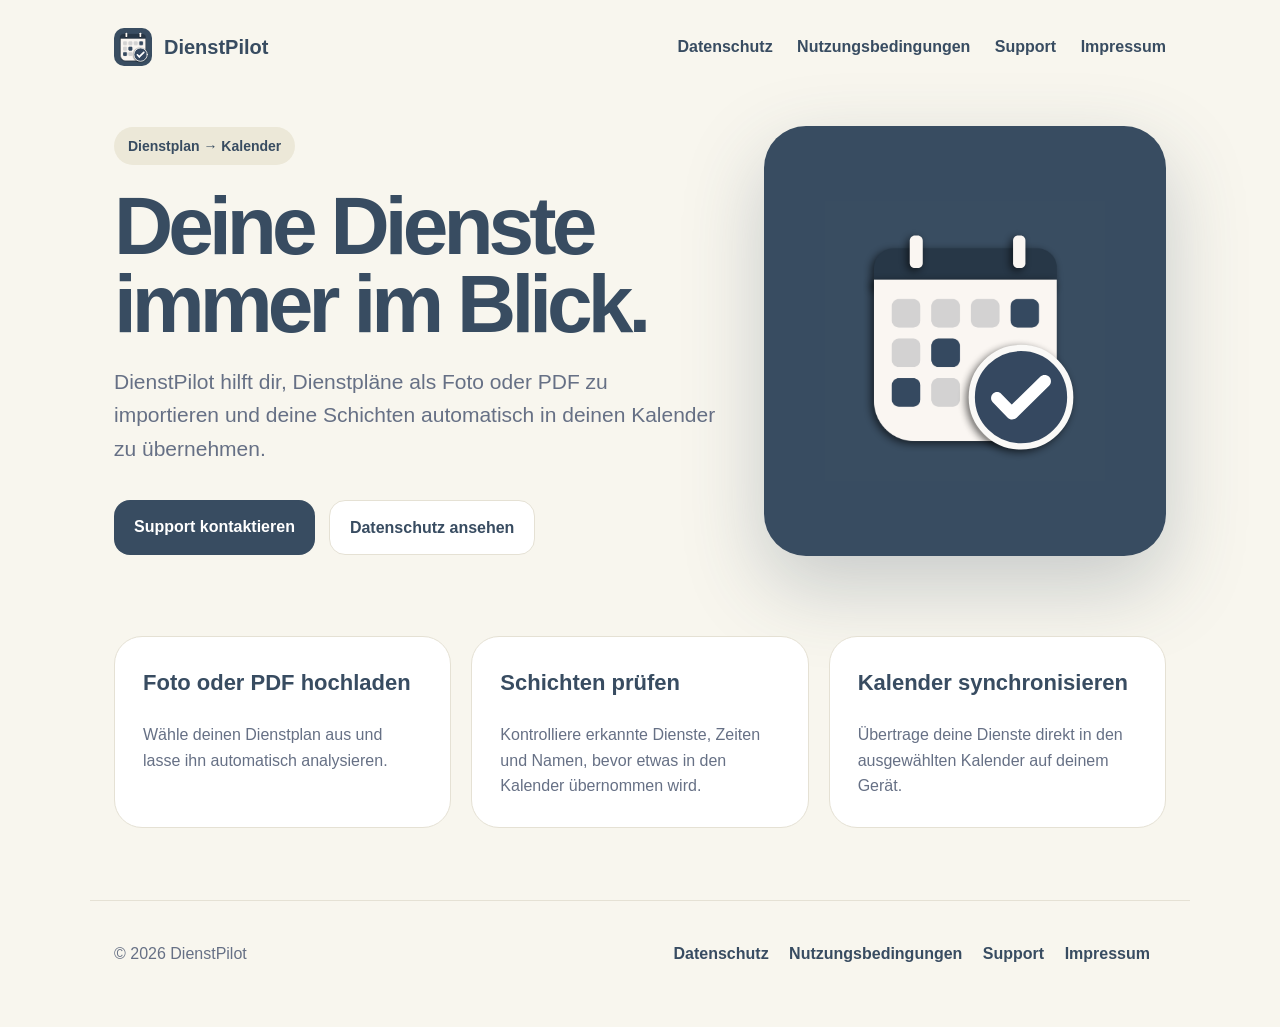
<file: index.html>
<!doctype html>
<html lang="de">
<head>
  <meta charset="utf-8">
  <meta name="viewport" content="width=device-width, initial-scale=1">
  <title>DienstPilot – Dienstplan automatisch in den Kalender</title>
  <meta name="description" content="DienstPilot erkennt deinen Dienstplan und überträgt deine Schichten automatisch in deinen Kalender.">
  <link rel="stylesheet" href="style.css">
  <link rel="icon" href="assets/dienstplan_icon.svg" type="image/svg+xml">
</head>
<body>
  <header class="site-header">
    <a class="brand" href="index.html"><img src="assets/dienstplan_icon.svg" alt="DienstPilot Logo">DienstPilot</a>
    <nav>
      <a href="privacy.html">Datenschutz</a>
      <a href="terms.html">Nutzungsbedingungen</a>
      <a href="support.html">Support</a>
      <a href="imprint.html">Impressum</a>
    </nav>
  </header>

  <main>
    <section class="hero">
      <div>
        <span class="badge">Dienstplan → Kalender</span>
        <h1>Deine Dienste immer im Blick.</h1>
        <p class="lead">DienstPilot hilft dir, Dienstpläne als Foto oder PDF zu importieren und deine Schichten automatisch in deinen Kalender zu übernehmen.</p>
        <div class="cta-row">
          <a class="button primary" href="support.html">Support kontaktieren</a>
          <a class="button secondary" href="privacy.html">Datenschutz ansehen</a>
        </div>
      </div>
      <div class="hero-card">
        <img src="assets/dienstplan_icon.svg" alt="DienstPilot App Icon">
      </div>
    </section>

    <section class="section">
      <div class="grid">
        <div class="card">
          <h3>Foto oder PDF hochladen</h3>
          <p>Wähle deinen Dienstplan aus und lasse ihn automatisch analysieren.</p>
        </div>
        <div class="card">
          <h3>Schichten prüfen</h3>
          <p>Kontrolliere erkannte Dienste, Zeiten und Namen, bevor etwas in den Kalender übernommen wird.</p>
        </div>
        <div class="card">
          <h3>Kalender synchronisieren</h3>
          <p>Übertrage deine Dienste direkt in den ausgewählten Kalender auf deinem Gerät.</p>
        </div>
      </div>
    </section>
  </main>

  <footer class="footer">
    <div>© 2026 DienstPilot</div>
    <div>
      <a href="privacy.html">Datenschutz</a>
      <a href="terms.html">Nutzungsbedingungen</a>
      <a href="support.html">Support</a>
      <a href="imprint.html">Impressum</a>
    </div>
  </footer>
</body>
</html>
</file>
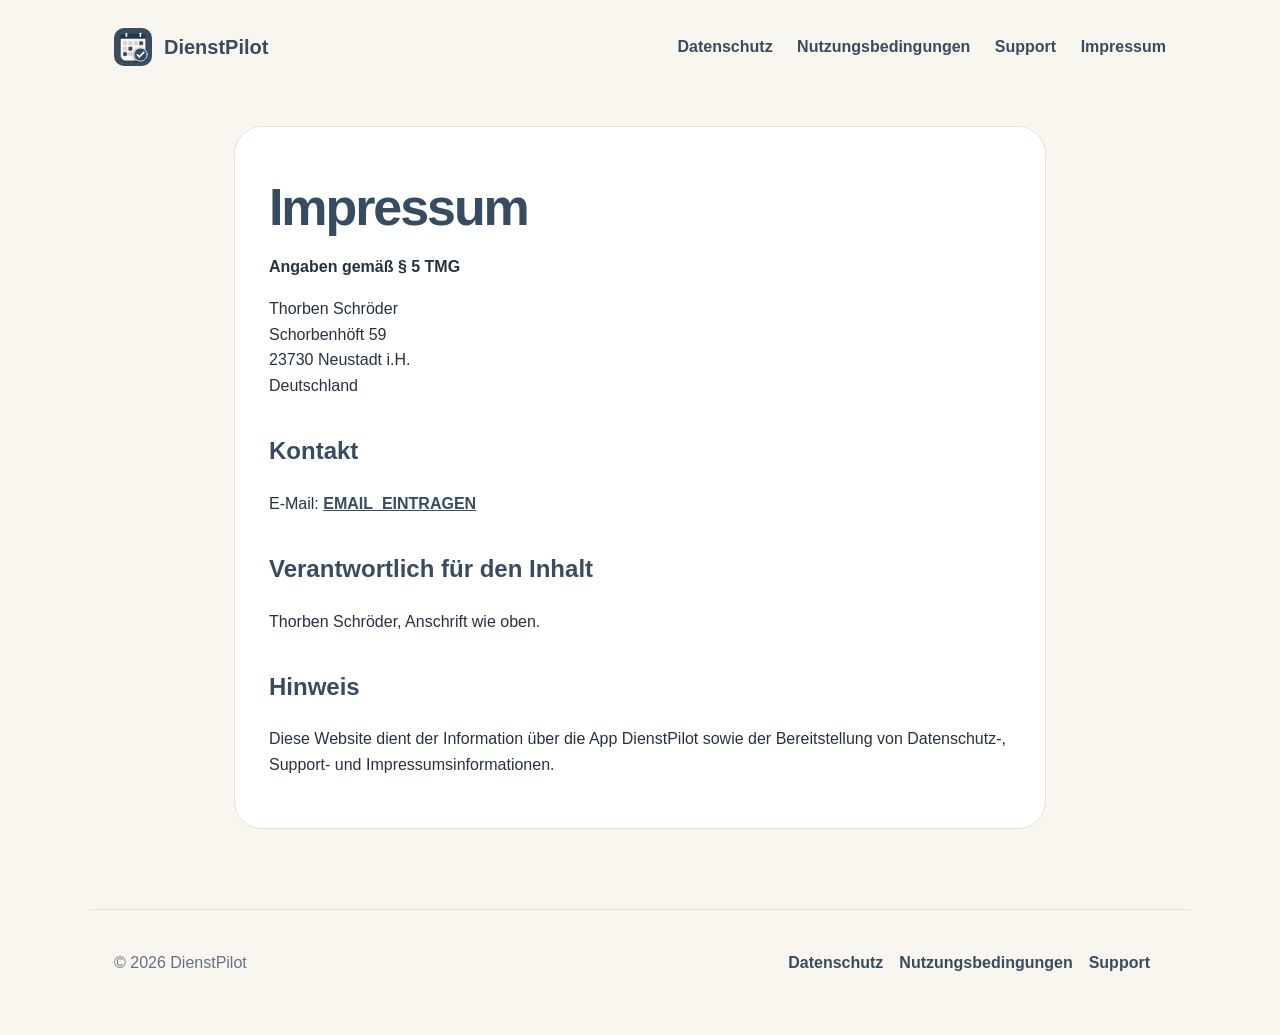
<file: imprint.html>
<!doctype html>
<html lang="de">
<head>
  <meta charset="utf-8">
  <meta name="viewport" content="width=device-width, initial-scale=1">
  <title>Impressum – DienstPilot</title>
  <link rel="stylesheet" href="style.css">
  <link rel="icon" href="assets/logo.svg" type="image/svg+xml">
</head>
<body>
  <header class="site-header">
    <a class="brand" href="index.html"><img src="assets/dienstplan_icon.svg" alt="DienstPilot Logo">DienstPilot</a>
    <nav>
      <a href="privacy.html">Datenschutz</a>
      <a href="terms.html">Nutzungsbedingungen</a>
      <a href="support.html">Support</a>
      <a href="imprint.html">Impressum</a>
    </nav>
  </header>

  <main class="legal-page">
    <div class="legal-box">
      <h1>Impressum</h1>
      <p><strong>Angaben gemäß § 5 TMG</strong></p>
      <p>
        Thorben Schröder<br>
        Schorbenhöft 59<br>
        23730 Neustadt i.H.<br>
        Deutschland
      </p>
      <h2>Kontakt</h2>
      <p>E-Mail: <a href="mailto:EMAIL_EINTRAGEN">EMAIL_EINTRAGEN</a></p>
      <h2>Verantwortlich für den Inhalt</h2>
      <p>Thorben Schröder, Anschrift wie oben.</p>
      <h2>Hinweis</h2>
      <p>Diese Website dient der Information über die App DienstPilot sowie der Bereitstellung von Datenschutz-, Support- und Impressumsinformationen.</p>
    </div>
  </main>

  <footer class="footer">
    <div>© 2026 DienstPilot</div>
    <div><a href="privacy.html">Datenschutz</a><a href="terms.html">Nutzungsbedingungen</a><a href="support.html">Support</a></div>
  </footer>
</body>
</html>
</file>
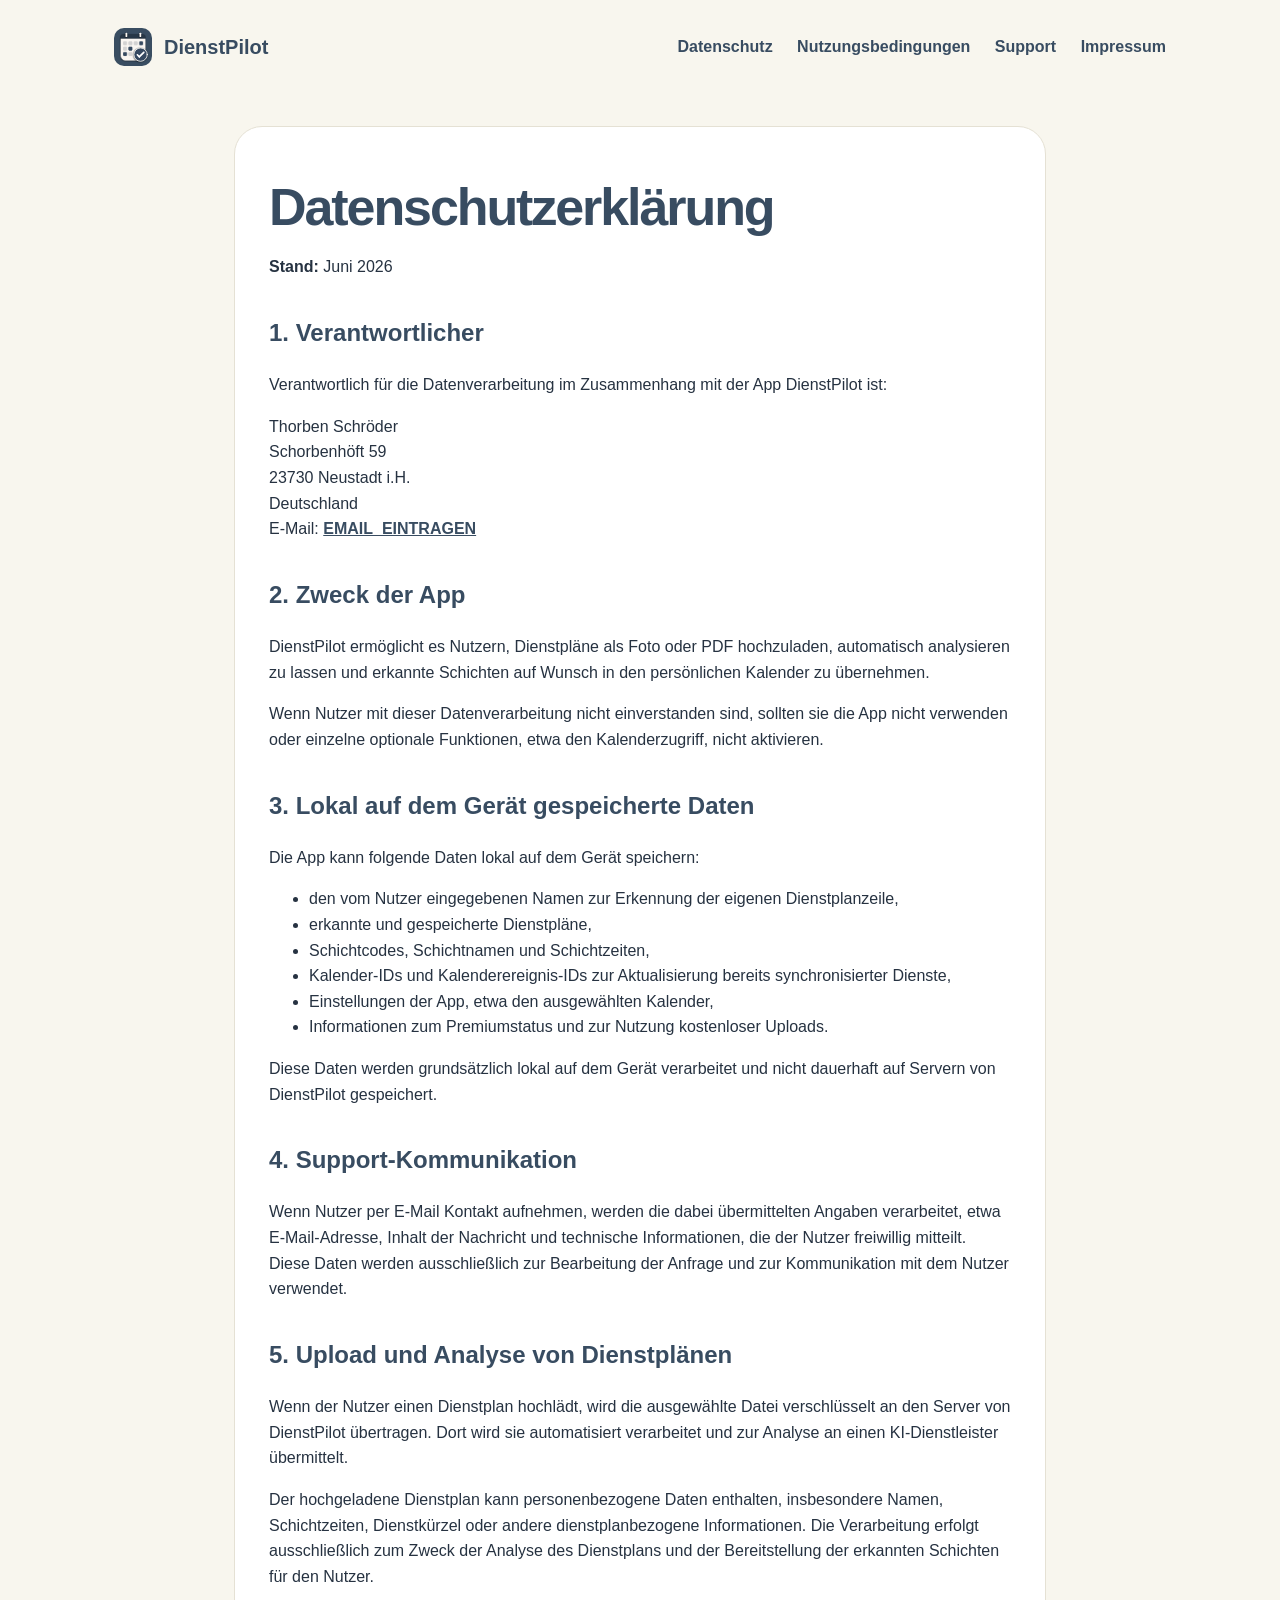
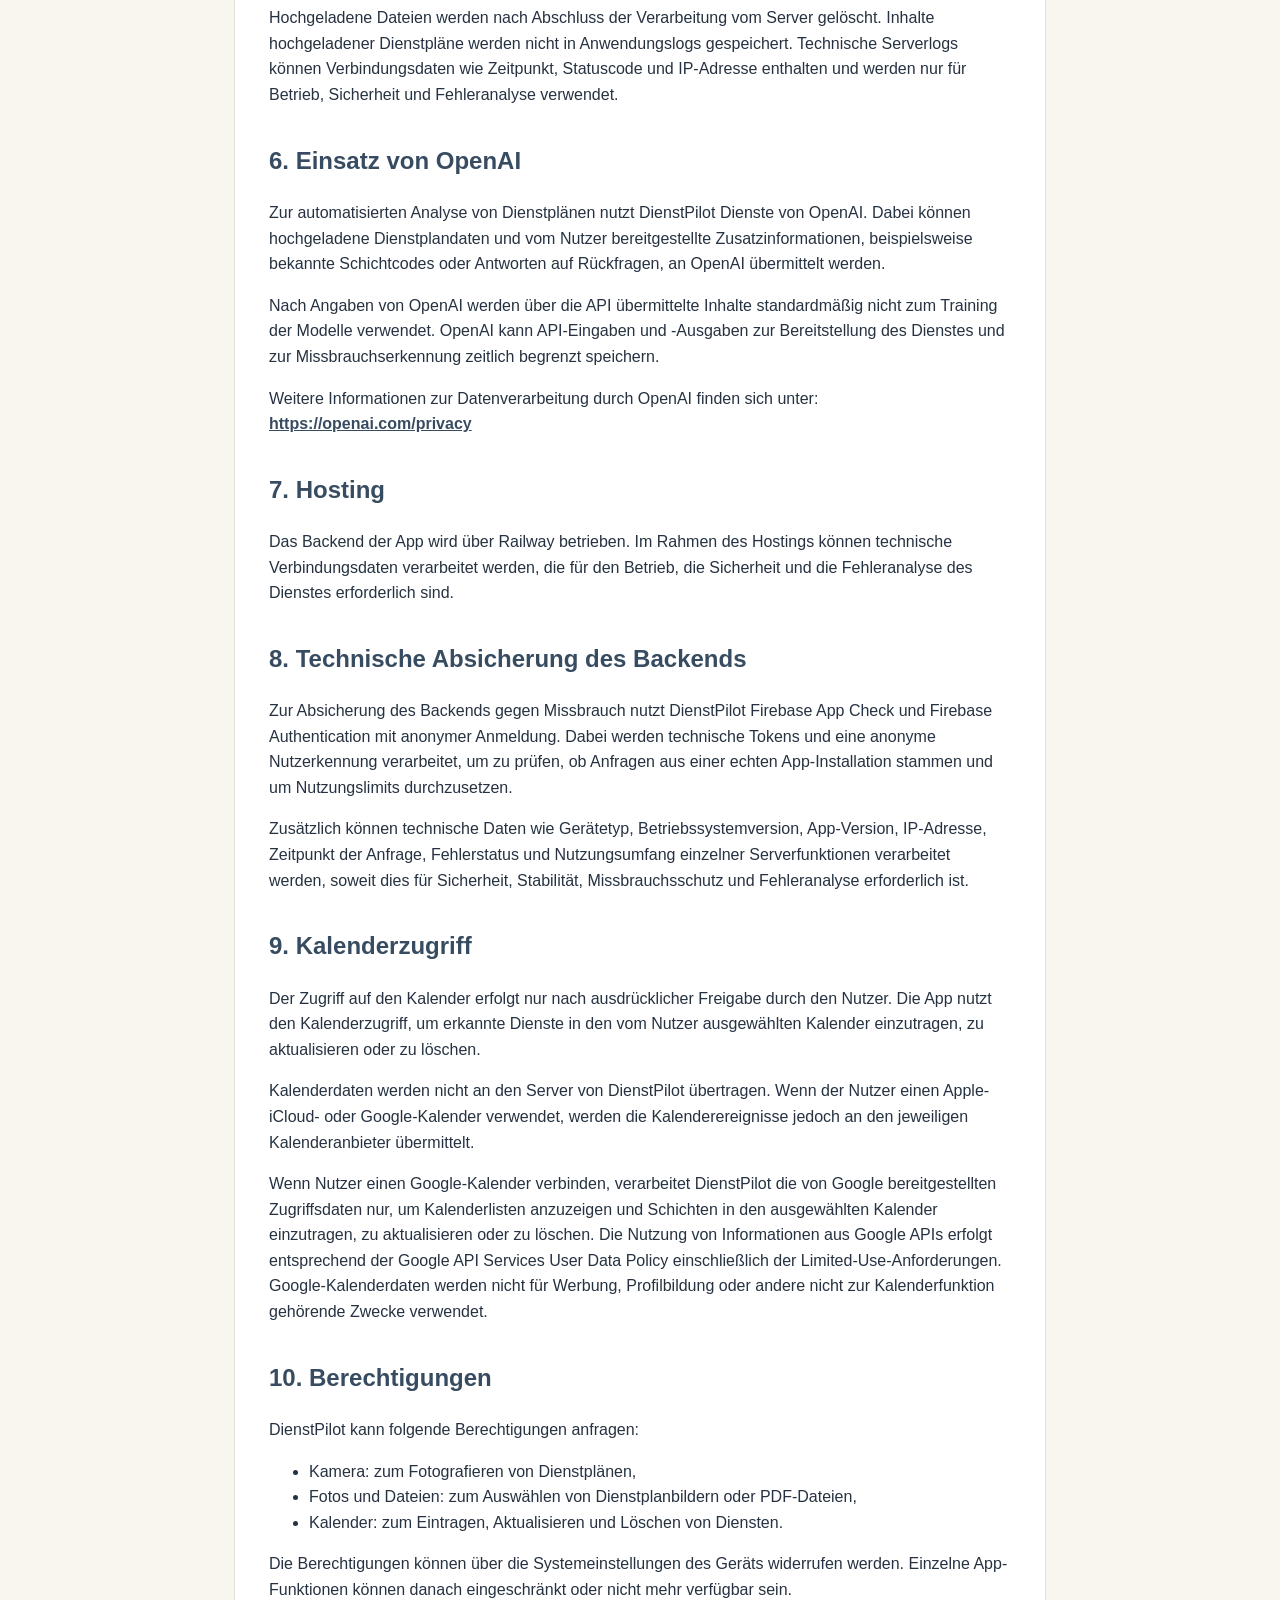
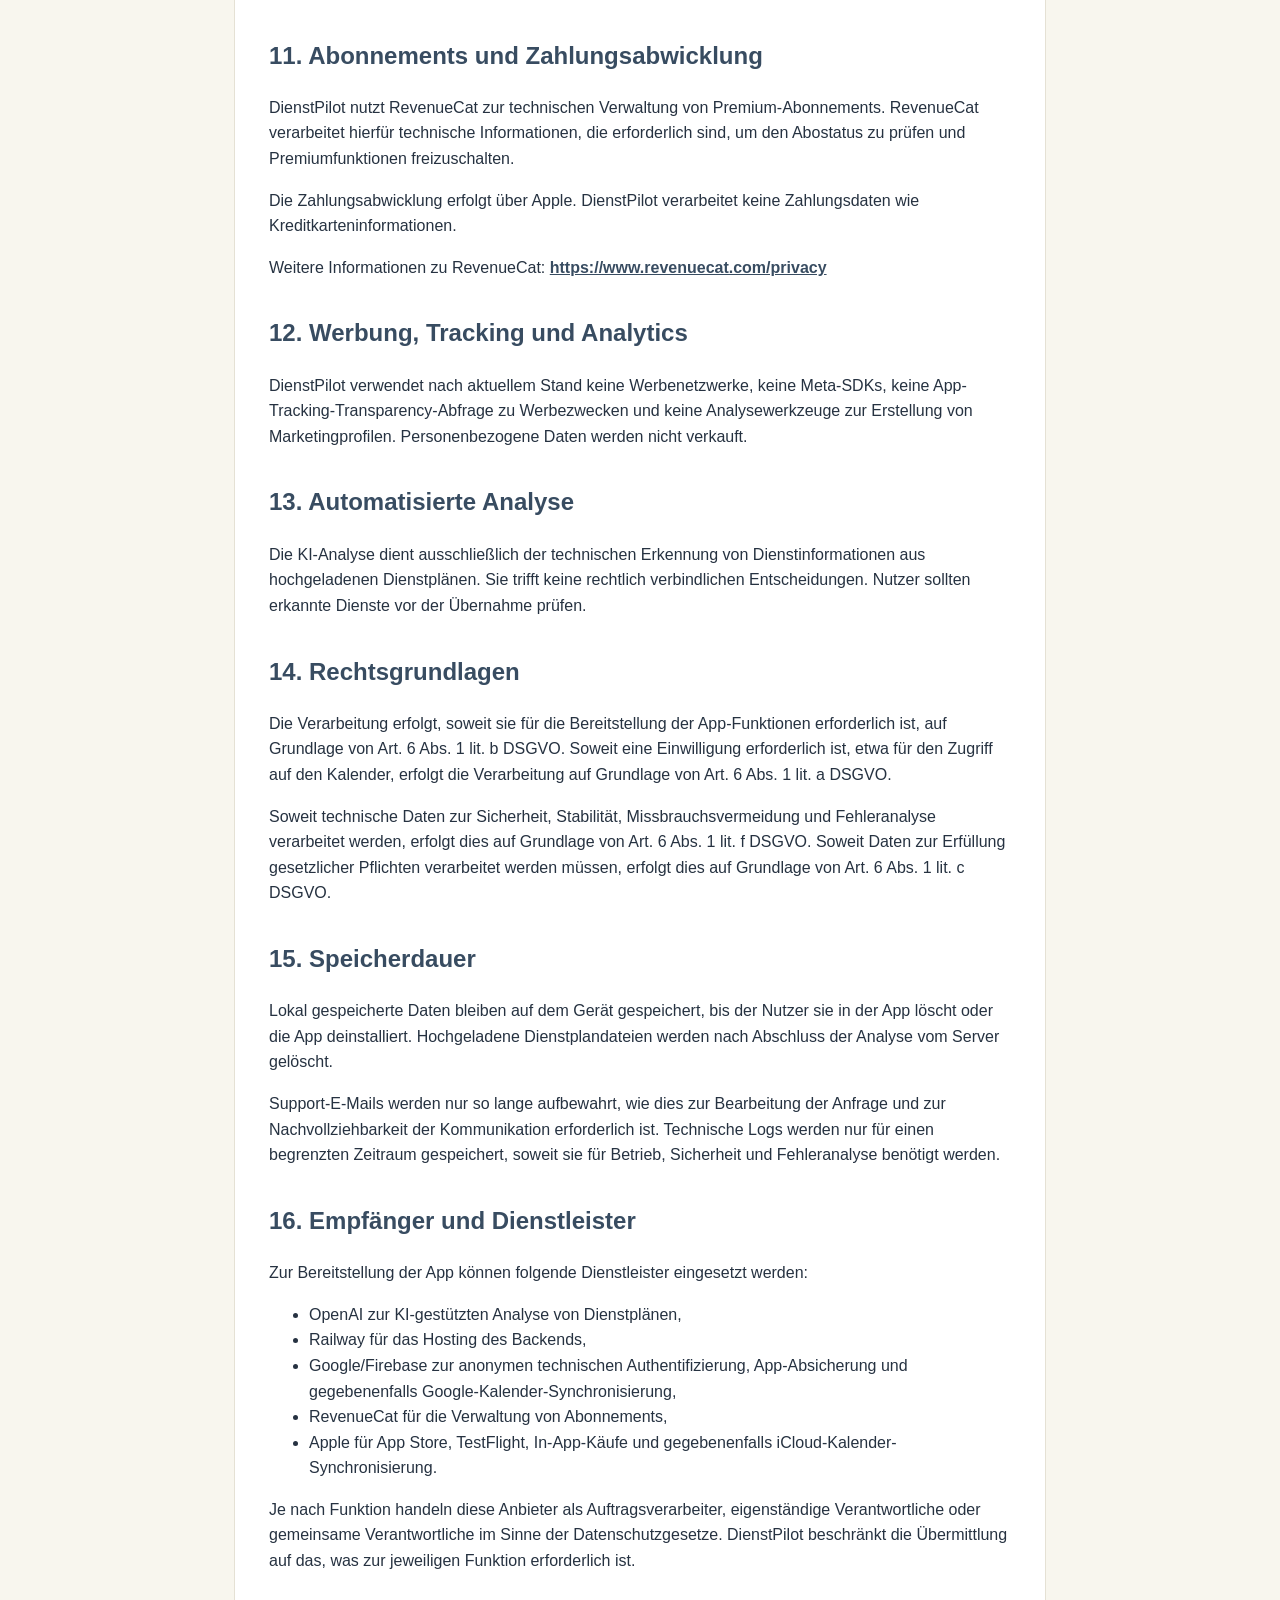
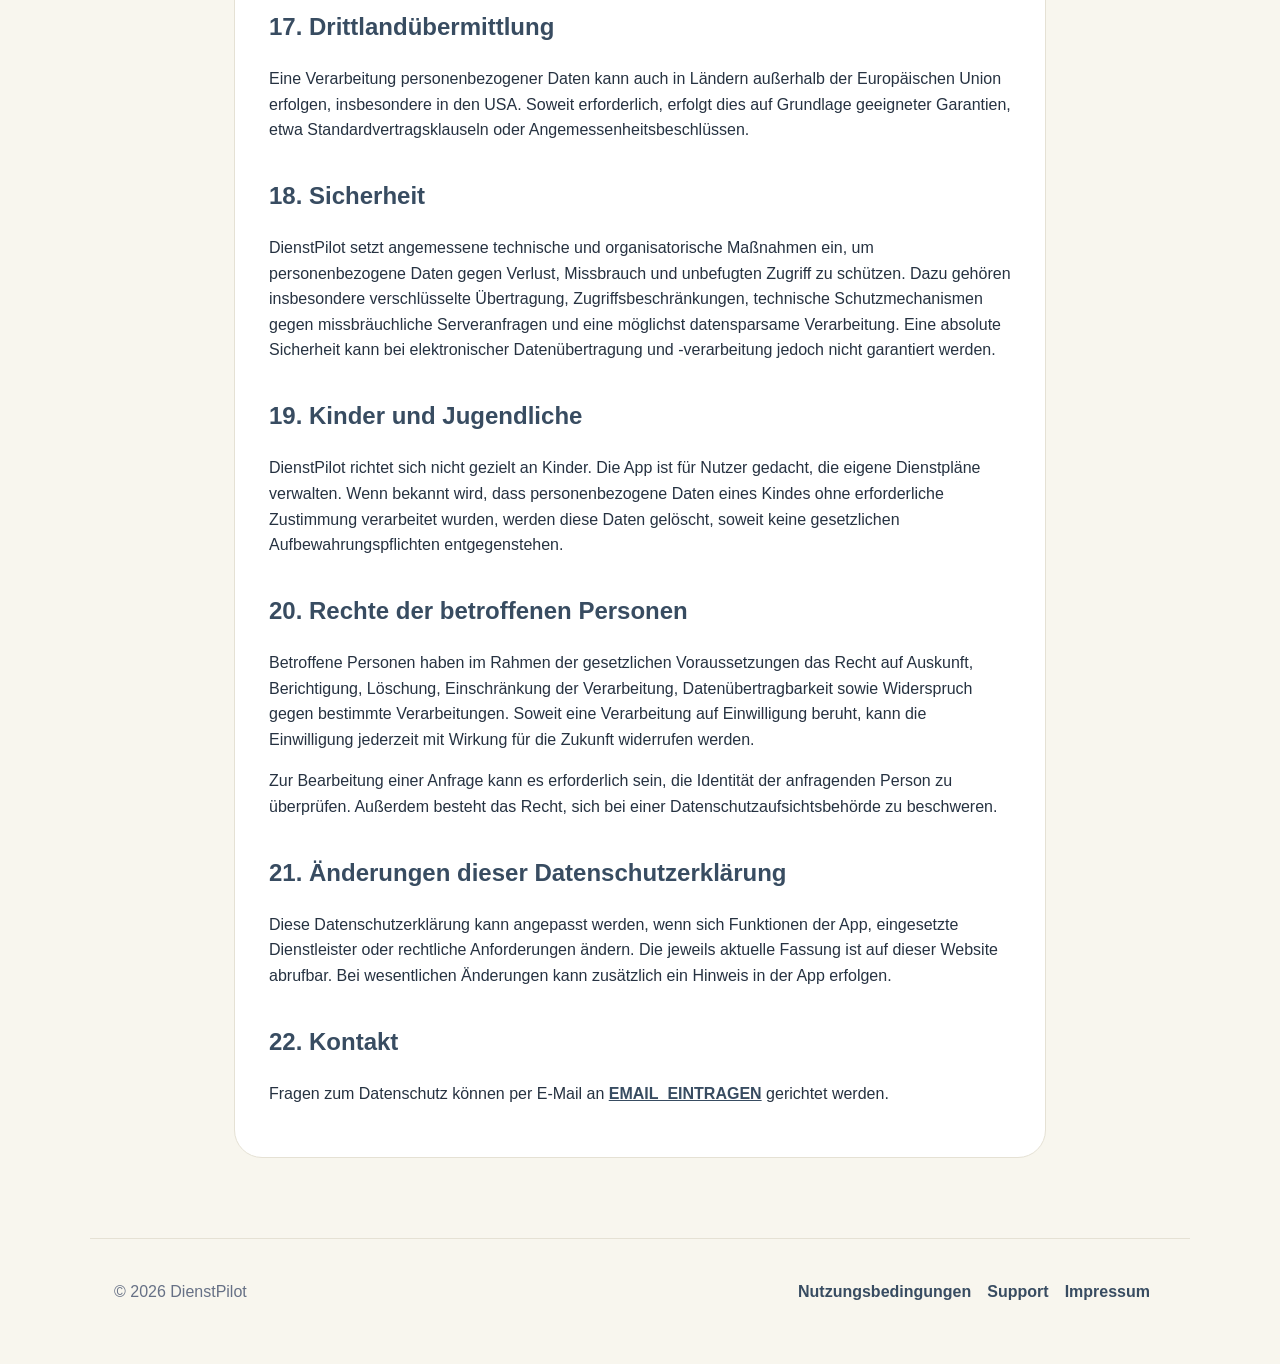
<file: privacy.html>
<!doctype html>
<html lang="de">
<head>
  <meta charset="utf-8">
  <meta name="viewport" content="width=device-width, initial-scale=1">
  <title>Datenschutzerklärung – DienstPilot</title>
  <link rel="stylesheet" href="style.css">
  <link rel="icon" href="assets/logo.svg" type="image/svg+xml">
</head>
<body>
  <header class="site-header">
    <a class="brand" href="index.html"><img src="assets/dienstplan_icon.svg" alt="DienstPilot Logo">DienstPilot</a>
    <nav>
      <a href="privacy.html">Datenschutz</a>
      <a href="terms.html">Nutzungsbedingungen</a>
      <a href="support.html">Support</a>
      <a href="imprint.html">Impressum</a>
    </nav>
  </header>

  <main class="legal-page">
    <div class="legal-box">
      <h1>Datenschutzerklärung</h1>
      <p><strong>Stand:</strong> Juni 2026</p>

      <h2>1. Verantwortlicher</h2>
      <p>Verantwortlich für die Datenverarbeitung im Zusammenhang mit der App DienstPilot ist:</p>
      <p>
        Thorben Schröder<br>
        Schorbenhöft 59<br>
        23730 Neustadt i.H.<br>
        Deutschland<br>
        E-Mail: <a href="mailto:EMAIL_EINTRAGEN">EMAIL_EINTRAGEN</a>
      </p>

      <h2>2. Zweck der App</h2>
      <p>DienstPilot ermöglicht es Nutzern, Dienstpläne als Foto oder PDF hochzuladen, automatisch analysieren zu lassen und erkannte Schichten auf Wunsch in den persönlichen Kalender zu übernehmen.</p>
      <p>Wenn Nutzer mit dieser Datenverarbeitung nicht einverstanden sind, sollten sie die App nicht verwenden oder einzelne optionale Funktionen, etwa den Kalenderzugriff, nicht aktivieren.</p>

      <h2>3. Lokal auf dem Gerät gespeicherte Daten</h2>
      <p>Die App kann folgende Daten lokal auf dem Gerät speichern:</p>
      <ul>
        <li>den vom Nutzer eingegebenen Namen zur Erkennung der eigenen Dienstplanzeile,</li>
        <li>erkannte und gespeicherte Dienstpläne,</li>
        <li>Schichtcodes, Schichtnamen und Schichtzeiten,</li>
        <li>Kalender-IDs und Kalenderereignis-IDs zur Aktualisierung bereits synchronisierter Dienste,</li>
        <li>Einstellungen der App, etwa den ausgewählten Kalender,</li>
        <li>Informationen zum Premiumstatus und zur Nutzung kostenloser Uploads.</li>
      </ul>
      <p>Diese Daten werden grundsätzlich lokal auf dem Gerät verarbeitet und nicht dauerhaft auf Servern von DienstPilot gespeichert.</p>

      <h2>4. Support-Kommunikation</h2>
      <p>Wenn Nutzer per E-Mail Kontakt aufnehmen, werden die dabei übermittelten Angaben verarbeitet, etwa E-Mail-Adresse, Inhalt der Nachricht und technische Informationen, die der Nutzer freiwillig mitteilt. Diese Daten werden ausschließlich zur Bearbeitung der Anfrage und zur Kommunikation mit dem Nutzer verwendet.</p>

      <h2>5. Upload und Analyse von Dienstplänen</h2>
      <p>Wenn der Nutzer einen Dienstplan hochlädt, wird die ausgewählte Datei verschlüsselt an den Server von DienstPilot übertragen. Dort wird sie automatisiert verarbeitet und zur Analyse an einen KI-Dienstleister übermittelt.</p>
      <p>Der hochgeladene Dienstplan kann personenbezogene Daten enthalten, insbesondere Namen, Schichtzeiten, Dienstkürzel oder andere dienstplanbezogene Informationen. Die Verarbeitung erfolgt ausschließlich zum Zweck der Analyse des Dienstplans und der Bereitstellung der erkannten Schichten für den Nutzer.</p>
      <p>Hochgeladene Dateien werden nach Abschluss der Verarbeitung vom Server gelöscht. Inhalte hochgeladener Dienstpläne werden nicht in Anwendungslogs gespeichert. Technische Serverlogs können Verbindungsdaten wie Zeitpunkt, Statuscode und IP-Adresse enthalten und werden nur für Betrieb, Sicherheit und Fehleranalyse verwendet.</p>

      <h2>6. Einsatz von OpenAI</h2>
      <p>Zur automatisierten Analyse von Dienstplänen nutzt DienstPilot Dienste von OpenAI. Dabei können hochgeladene Dienstplandaten und vom Nutzer bereitgestellte Zusatzinformationen, beispielsweise bekannte Schichtcodes oder Antworten auf Rückfragen, an OpenAI übermittelt werden.</p>
      <p>Nach Angaben von OpenAI werden über die API übermittelte Inhalte standardmäßig nicht zum Training der Modelle verwendet. OpenAI kann API-Eingaben und -Ausgaben zur Bereitstellung des Dienstes und zur Missbrauchserkennung zeitlich begrenzt speichern.</p>
      <p>Weitere Informationen zur Datenverarbeitung durch OpenAI finden sich unter: <a href="https://openai.com/privacy" rel="noopener">https://openai.com/privacy</a></p>

      <h2>7. Hosting</h2>
      <p>Das Backend der App wird über Railway betrieben. Im Rahmen des Hostings können technische Verbindungsdaten verarbeitet werden, die für den Betrieb, die Sicherheit und die Fehleranalyse des Dienstes erforderlich sind.</p>

      <h2>8. Technische Absicherung des Backends</h2>
      <p>Zur Absicherung des Backends gegen Missbrauch nutzt DienstPilot Firebase App Check und Firebase Authentication mit anonymer Anmeldung. Dabei werden technische Tokens und eine anonyme Nutzerkennung verarbeitet, um zu prüfen, ob Anfragen aus einer echten App-Installation stammen und um Nutzungslimits durchzusetzen.</p>
      <p>Zusätzlich können technische Daten wie Gerätetyp, Betriebssystemversion, App-Version, IP-Adresse, Zeitpunkt der Anfrage, Fehlerstatus und Nutzungsumfang einzelner Serverfunktionen verarbeitet werden, soweit dies für Sicherheit, Stabilität, Missbrauchsschutz und Fehleranalyse erforderlich ist.</p>

      <h2>9. Kalenderzugriff</h2>
      <p>Der Zugriff auf den Kalender erfolgt nur nach ausdrücklicher Freigabe durch den Nutzer. Die App nutzt den Kalenderzugriff, um erkannte Dienste in den vom Nutzer ausgewählten Kalender einzutragen, zu aktualisieren oder zu löschen.</p>
      <p>Kalenderdaten werden nicht an den Server von DienstPilot übertragen. Wenn der Nutzer einen Apple-iCloud- oder Google-Kalender verwendet, werden die Kalenderereignisse jedoch an den jeweiligen Kalenderanbieter übermittelt.</p>
      <p>Wenn Nutzer einen Google-Kalender verbinden, verarbeitet DienstPilot die von Google bereitgestellten Zugriffsdaten nur, um Kalenderlisten anzuzeigen und Schichten in den ausgewählten Kalender einzutragen, zu aktualisieren oder zu löschen. Die Nutzung von Informationen aus Google APIs erfolgt entsprechend der Google API Services User Data Policy einschließlich der Limited-Use-Anforderungen. Google-Kalenderdaten werden nicht für Werbung, Profilbildung oder andere nicht zur Kalenderfunktion gehörende Zwecke verwendet.</p>

      <h2>10. Berechtigungen</h2>
      <p>DienstPilot kann folgende Berechtigungen anfragen:</p>
      <ul>
        <li>Kamera: zum Fotografieren von Dienstplänen,</li>
        <li>Fotos und Dateien: zum Auswählen von Dienstplanbildern oder PDF-Dateien,</li>
        <li>Kalender: zum Eintragen, Aktualisieren und Löschen von Diensten.</li>
      </ul>
      <p>Die Berechtigungen können über die Systemeinstellungen des Geräts widerrufen werden. Einzelne App-Funktionen können danach eingeschränkt oder nicht mehr verfügbar sein.</p>

      <h2>11. Abonnements und Zahlungsabwicklung</h2>
      <p>DienstPilot nutzt RevenueCat zur technischen Verwaltung von Premium-Abonnements. RevenueCat verarbeitet hierfür technische Informationen, die erforderlich sind, um den Abostatus zu prüfen und Premiumfunktionen freizuschalten.</p>
      <p>Die Zahlungsabwicklung erfolgt über Apple. DienstPilot verarbeitet keine Zahlungsdaten wie Kreditkarteninformationen.</p>
      <p>Weitere Informationen zu RevenueCat: <a href="https://www.revenuecat.com/privacy" rel="noopener">https://www.revenuecat.com/privacy</a></p>

      <h2>12. Werbung, Tracking und Analytics</h2>
      <p>DienstPilot verwendet nach aktuellem Stand keine Werbenetzwerke, keine Meta-SDKs, keine App-Tracking-Transparency-Abfrage zu Werbezwecken und keine Analysewerkzeuge zur Erstellung von Marketingprofilen. Personenbezogene Daten werden nicht verkauft.</p>

      <h2>13. Automatisierte Analyse</h2>
      <p>Die KI-Analyse dient ausschließlich der technischen Erkennung von Dienstinformationen aus hochgeladenen Dienstplänen. Sie trifft keine rechtlich verbindlichen Entscheidungen. Nutzer sollten erkannte Dienste vor der Übernahme prüfen.</p>

      <h2>14. Rechtsgrundlagen</h2>
      <p>Die Verarbeitung erfolgt, soweit sie für die Bereitstellung der App-Funktionen erforderlich ist, auf Grundlage von Art. 6 Abs. 1 lit. b DSGVO. Soweit eine Einwilligung erforderlich ist, etwa für den Zugriff auf den Kalender, erfolgt die Verarbeitung auf Grundlage von Art. 6 Abs. 1 lit. a DSGVO.</p>
      <p>Soweit technische Daten zur Sicherheit, Stabilität, Missbrauchsvermeidung und Fehleranalyse verarbeitet werden, erfolgt dies auf Grundlage von Art. 6 Abs. 1 lit. f DSGVO. Soweit Daten zur Erfüllung gesetzlicher Pflichten verarbeitet werden müssen, erfolgt dies auf Grundlage von Art. 6 Abs. 1 lit. c DSGVO.</p>

      <h2>15. Speicherdauer</h2>
      <p>Lokal gespeicherte Daten bleiben auf dem Gerät gespeichert, bis der Nutzer sie in der App löscht oder die App deinstalliert. Hochgeladene Dienstplandateien werden nach Abschluss der Analyse vom Server gelöscht.</p>
      <p>Support-E-Mails werden nur so lange aufbewahrt, wie dies zur Bearbeitung der Anfrage und zur Nachvollziehbarkeit der Kommunikation erforderlich ist. Technische Logs werden nur für einen begrenzten Zeitraum gespeichert, soweit sie für Betrieb, Sicherheit und Fehleranalyse benötigt werden.</p>

      <h2>16. Empfänger und Dienstleister</h2>
      <p>Zur Bereitstellung der App können folgende Dienstleister eingesetzt werden:</p>
      <ul>
        <li>OpenAI zur KI-gestützten Analyse von Dienstplänen,</li>
        <li>Railway für das Hosting des Backends,</li>
        <li>Google/Firebase zur anonymen technischen Authentifizierung, App-Absicherung und gegebenenfalls Google-Kalender-Synchronisierung,</li>
        <li>RevenueCat für die Verwaltung von Abonnements,</li>
        <li>Apple für App Store, TestFlight, In-App-Käufe und gegebenenfalls iCloud-Kalender-Synchronisierung.</li>
      </ul>
      <p>Je nach Funktion handeln diese Anbieter als Auftragsverarbeiter, eigenständige Verantwortliche oder gemeinsame Verantwortliche im Sinne der Datenschutzgesetze. DienstPilot beschränkt die Übermittlung auf das, was zur jeweiligen Funktion erforderlich ist.</p>

      <h2>17. Drittlandübermittlung</h2>
      <p>Eine Verarbeitung personenbezogener Daten kann auch in Ländern außerhalb der Europäischen Union erfolgen, insbesondere in den USA. Soweit erforderlich, erfolgt dies auf Grundlage geeigneter Garantien, etwa Standardvertragsklauseln oder Angemessenheitsbeschlüssen.</p>

      <h2>18. Sicherheit</h2>
      <p>DienstPilot setzt angemessene technische und organisatorische Maßnahmen ein, um personenbezogene Daten gegen Verlust, Missbrauch und unbefugten Zugriff zu schützen. Dazu gehören insbesondere verschlüsselte Übertragung, Zugriffsbeschränkungen, technische Schutzmechanismen gegen missbräuchliche Serveranfragen und eine möglichst datensparsame Verarbeitung. Eine absolute Sicherheit kann bei elektronischer Datenübertragung und -verarbeitung jedoch nicht garantiert werden.</p>

      <h2>19. Kinder und Jugendliche</h2>
      <p>DienstPilot richtet sich nicht gezielt an Kinder. Die App ist für Nutzer gedacht, die eigene Dienstpläne verwalten. Wenn bekannt wird, dass personenbezogene Daten eines Kindes ohne erforderliche Zustimmung verarbeitet wurden, werden diese Daten gelöscht, soweit keine gesetzlichen Aufbewahrungspflichten entgegenstehen.</p>

      <h2>20. Rechte der betroffenen Personen</h2>
      <p>Betroffene Personen haben im Rahmen der gesetzlichen Voraussetzungen das Recht auf Auskunft, Berichtigung, Löschung, Einschränkung der Verarbeitung, Datenübertragbarkeit sowie Widerspruch gegen bestimmte Verarbeitungen. Soweit eine Verarbeitung auf Einwilligung beruht, kann die Einwilligung jederzeit mit Wirkung für die Zukunft widerrufen werden.</p>
      <p>Zur Bearbeitung einer Anfrage kann es erforderlich sein, die Identität der anfragenden Person zu überprüfen. Außerdem besteht das Recht, sich bei einer Datenschutzaufsichtsbehörde zu beschweren.</p>

      <h2>21. Änderungen dieser Datenschutzerklärung</h2>
      <p>Diese Datenschutzerklärung kann angepasst werden, wenn sich Funktionen der App, eingesetzte Dienstleister oder rechtliche Anforderungen ändern. Die jeweils aktuelle Fassung ist auf dieser Website abrufbar. Bei wesentlichen Änderungen kann zusätzlich ein Hinweis in der App erfolgen.</p>

      <h2>22. Kontakt</h2>
      <p>Fragen zum Datenschutz können per E-Mail an <a href="mailto:EMAIL_EINTRAGEN">EMAIL_EINTRAGEN</a> gerichtet werden.</p>
    </div>
  </main>

  <footer class="footer">
    <div>© 2026 DienstPilot</div>
    <div><a href="terms.html">Nutzungsbedingungen</a><a href="support.html">Support</a><a href="imprint.html">Impressum</a></div>
  </footer>
</body>
</html>
</file>
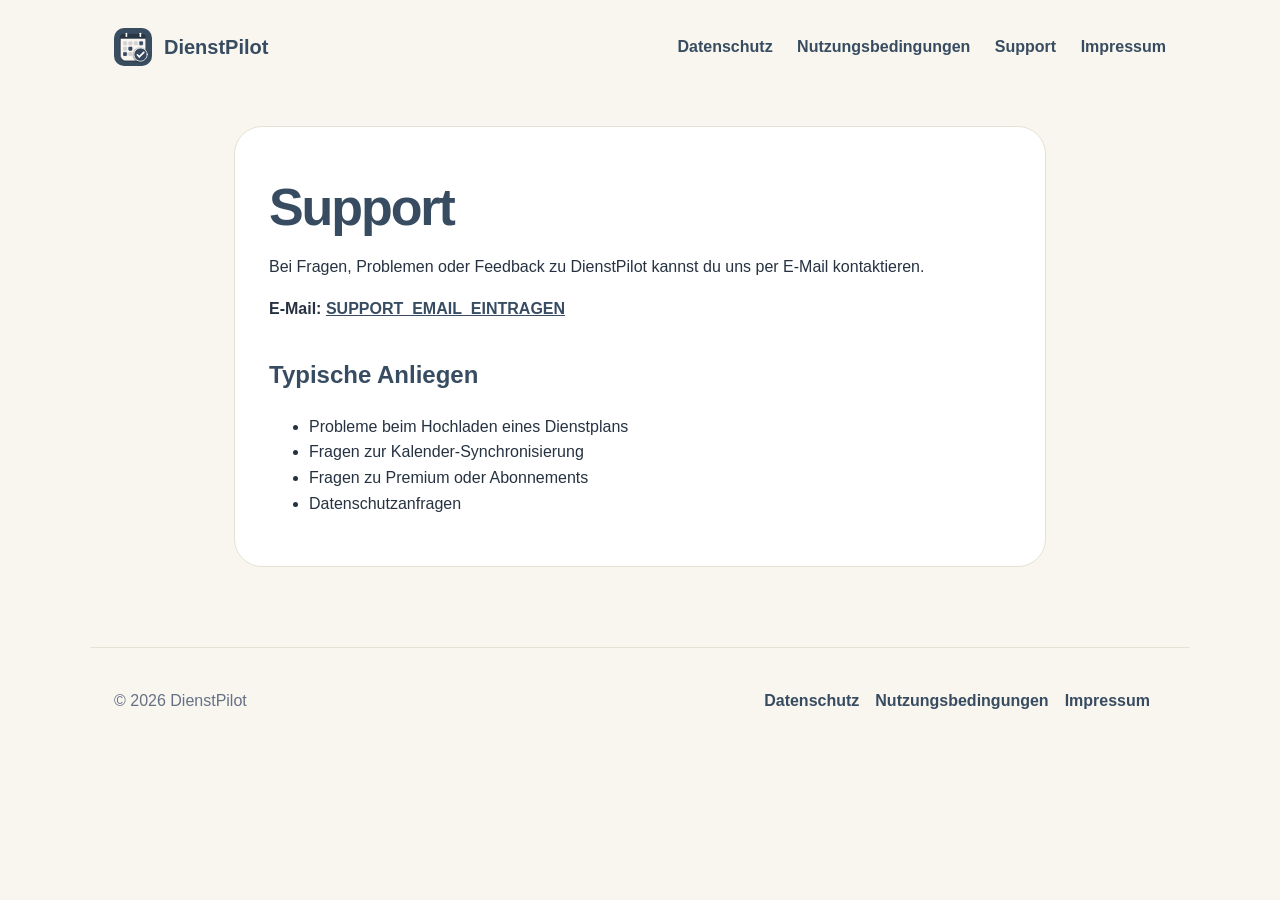
<file: support.html>
<!doctype html>
<html lang="de">
<head>
  <meta charset="utf-8">
  <meta name="viewport" content="width=device-width, initial-scale=1">
  <title>Support – DienstPilot</title>
  <link rel="stylesheet" href="style.css">
  <link rel="icon" href="assets/logo.svg" type="image/svg+xml">
</head>
<body>
  <header class="site-header">
    <a class="brand" href="index.html"><img src="assets/dienstplan_icon.svg" alt="DienstPilot Logo">DienstPilot</a>
    <nav>
      <a href="privacy.html">Datenschutz</a>
      <a href="terms.html">Nutzungsbedingungen</a>
      <a href="support.html">Support</a>
      <a href="imprint.html">Impressum</a>
    </nav>
  </header>

  <main class="legal-page">
    <div class="legal-box">
      <h1>Support</h1>
      <p>Bei Fragen, Problemen oder Feedback zu DienstPilot kannst du uns per E-Mail kontaktieren.</p>
      <p><strong>E-Mail:</strong> <a href="mailto:SUPPORT_EMAIL_EINTRAGEN">SUPPORT_EMAIL_EINTRAGEN</a></p>
      <h2>Typische Anliegen</h2>
      <ul>
        <li>Probleme beim Hochladen eines Dienstplans</li>
        <li>Fragen zur Kalender-Synchronisierung</li>
        <li>Fragen zu Premium oder Abonnements</li>
        <li>Datenschutzanfragen</li>
      </ul>
    </div>
  </main>

  <footer class="footer">
    <div>© 2026 DienstPilot</div>
    <div><a href="privacy.html">Datenschutz</a><a href="terms.html">Nutzungsbedingungen</a><a href="imprint.html">Impressum</a></div>
  </footer>
</body>
</html>
</file>
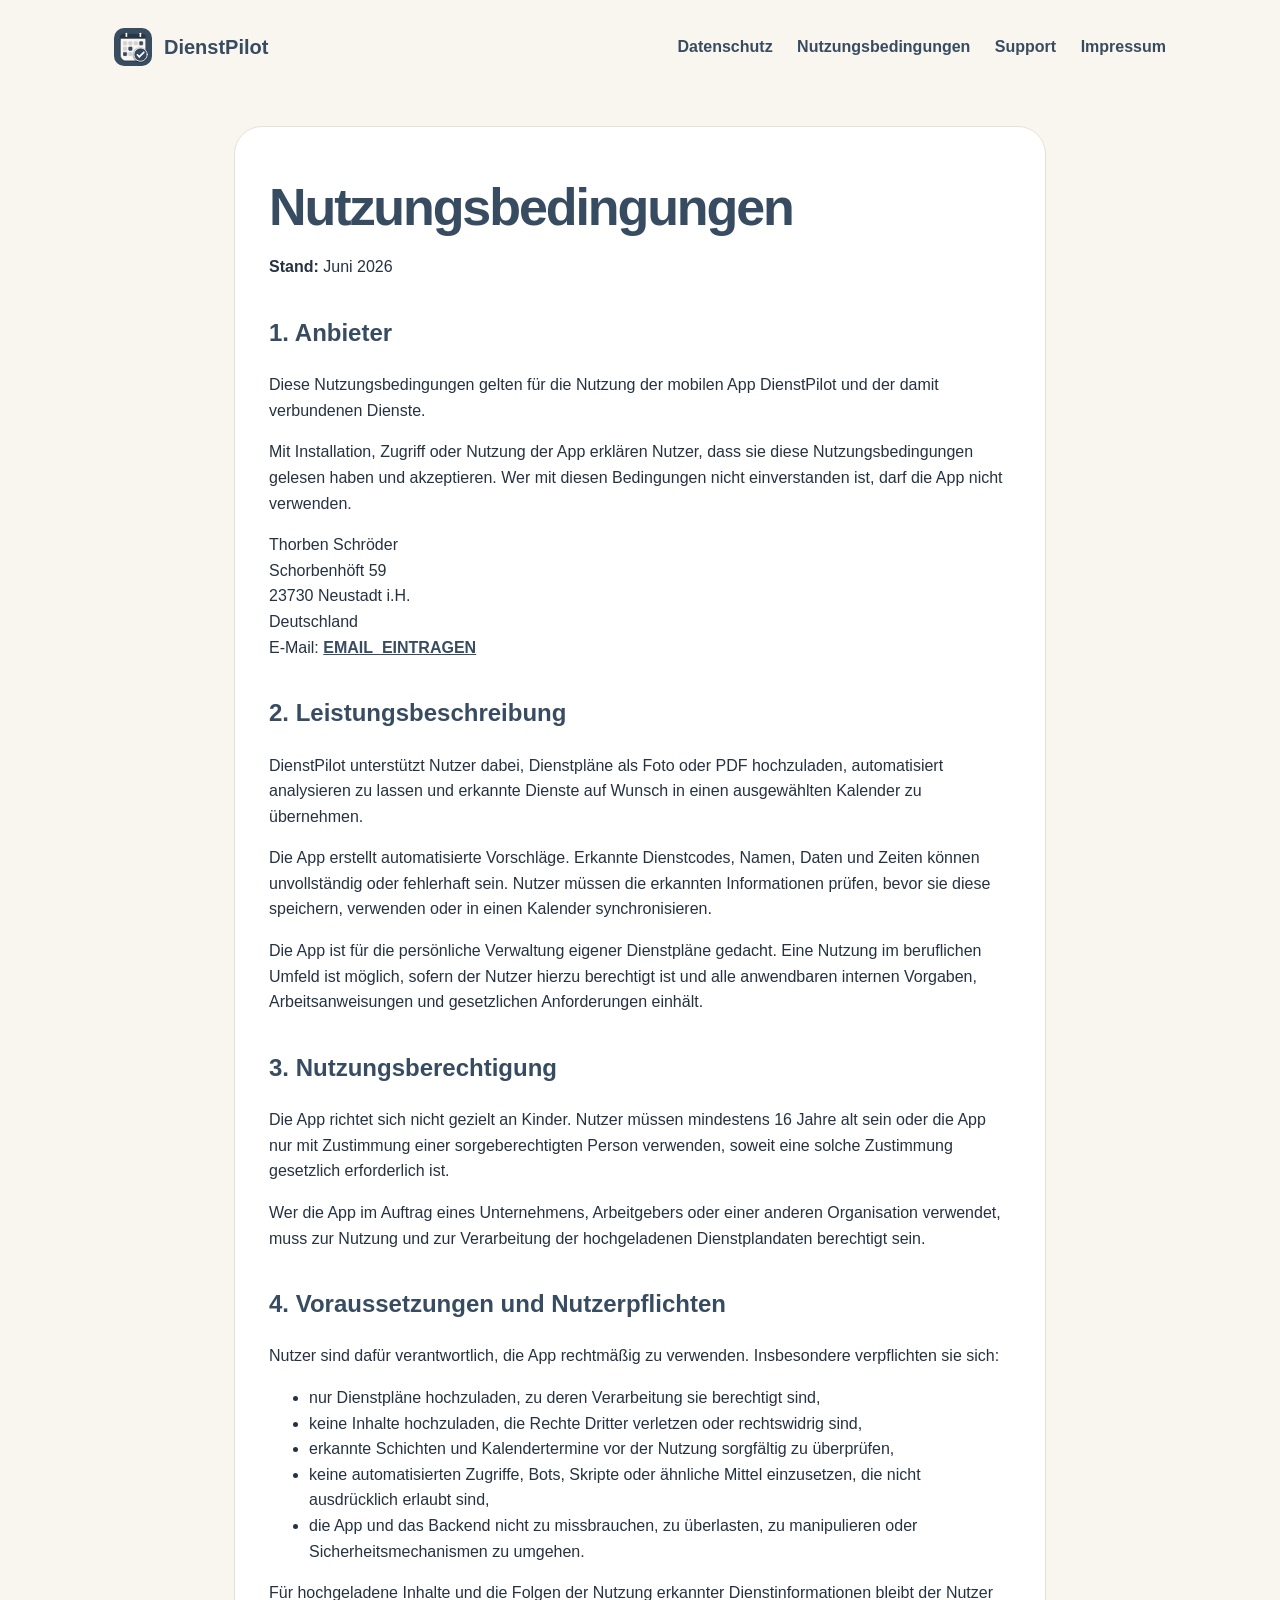
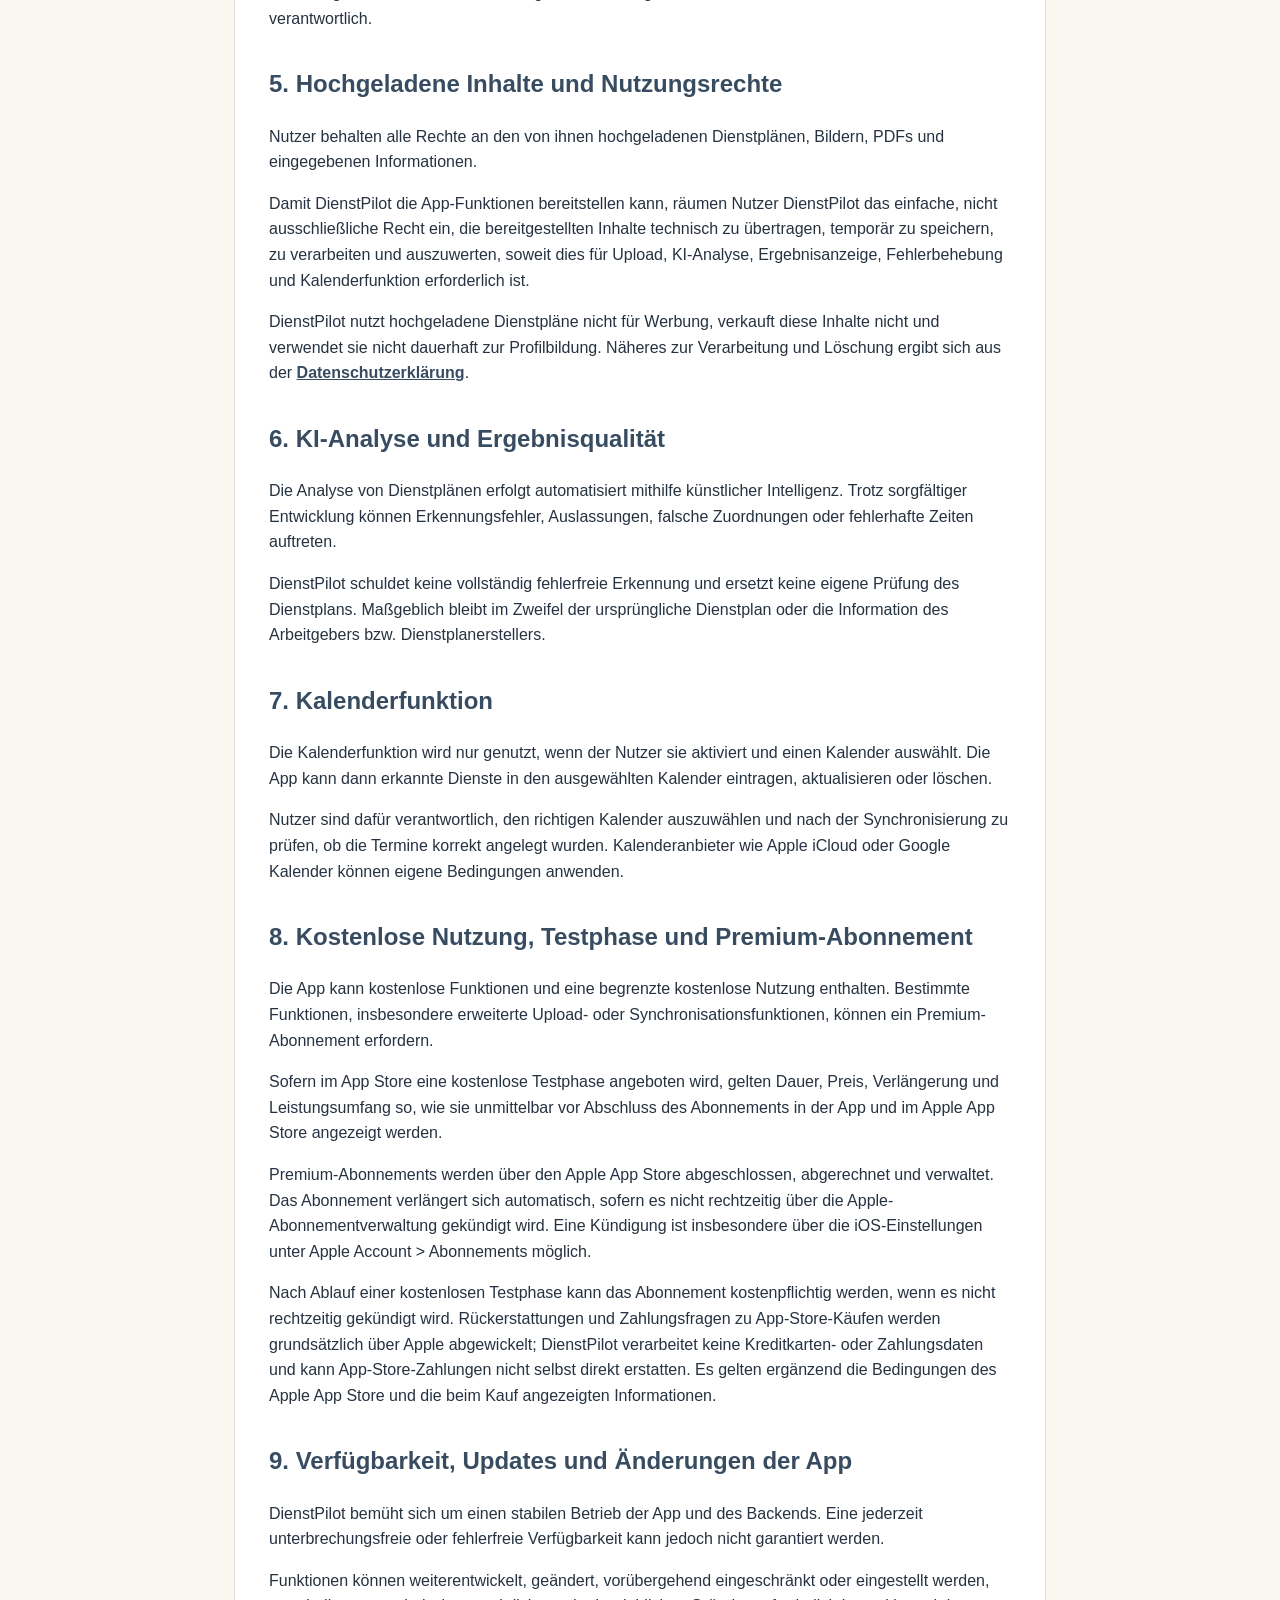
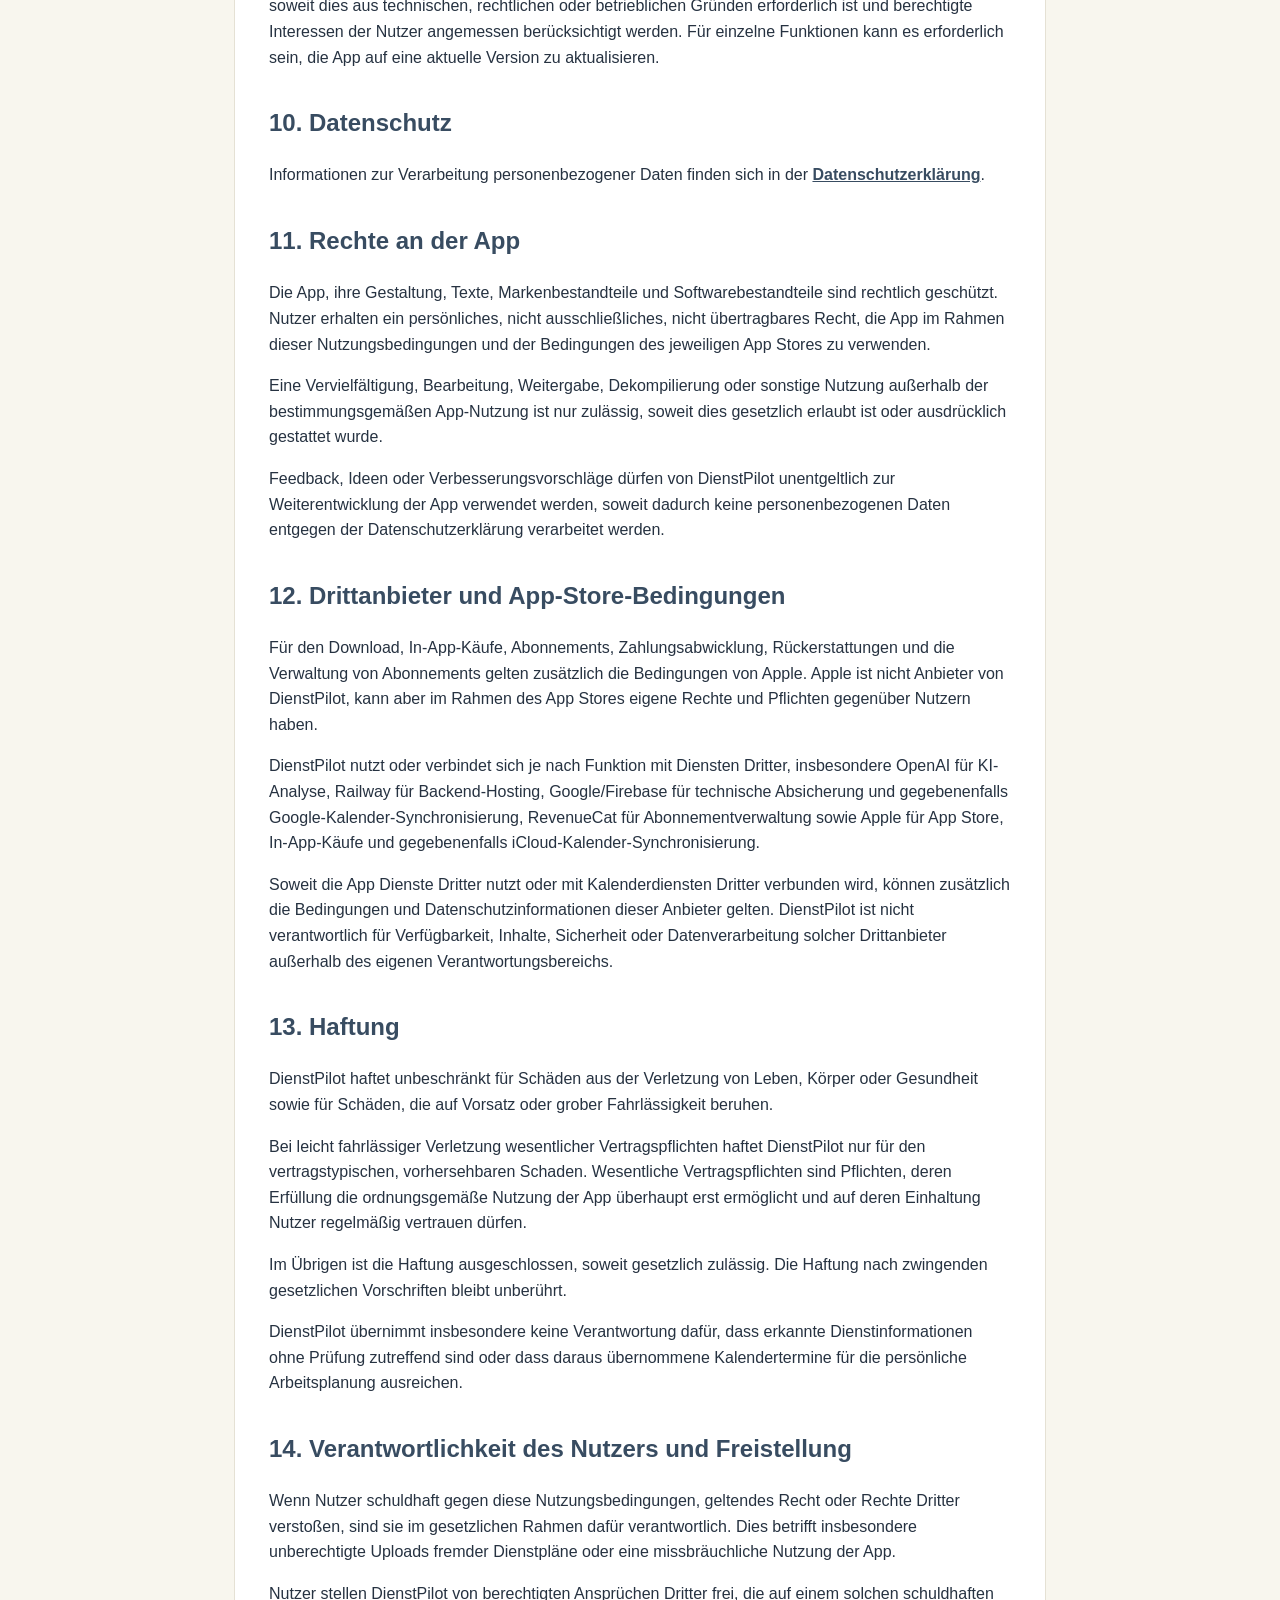
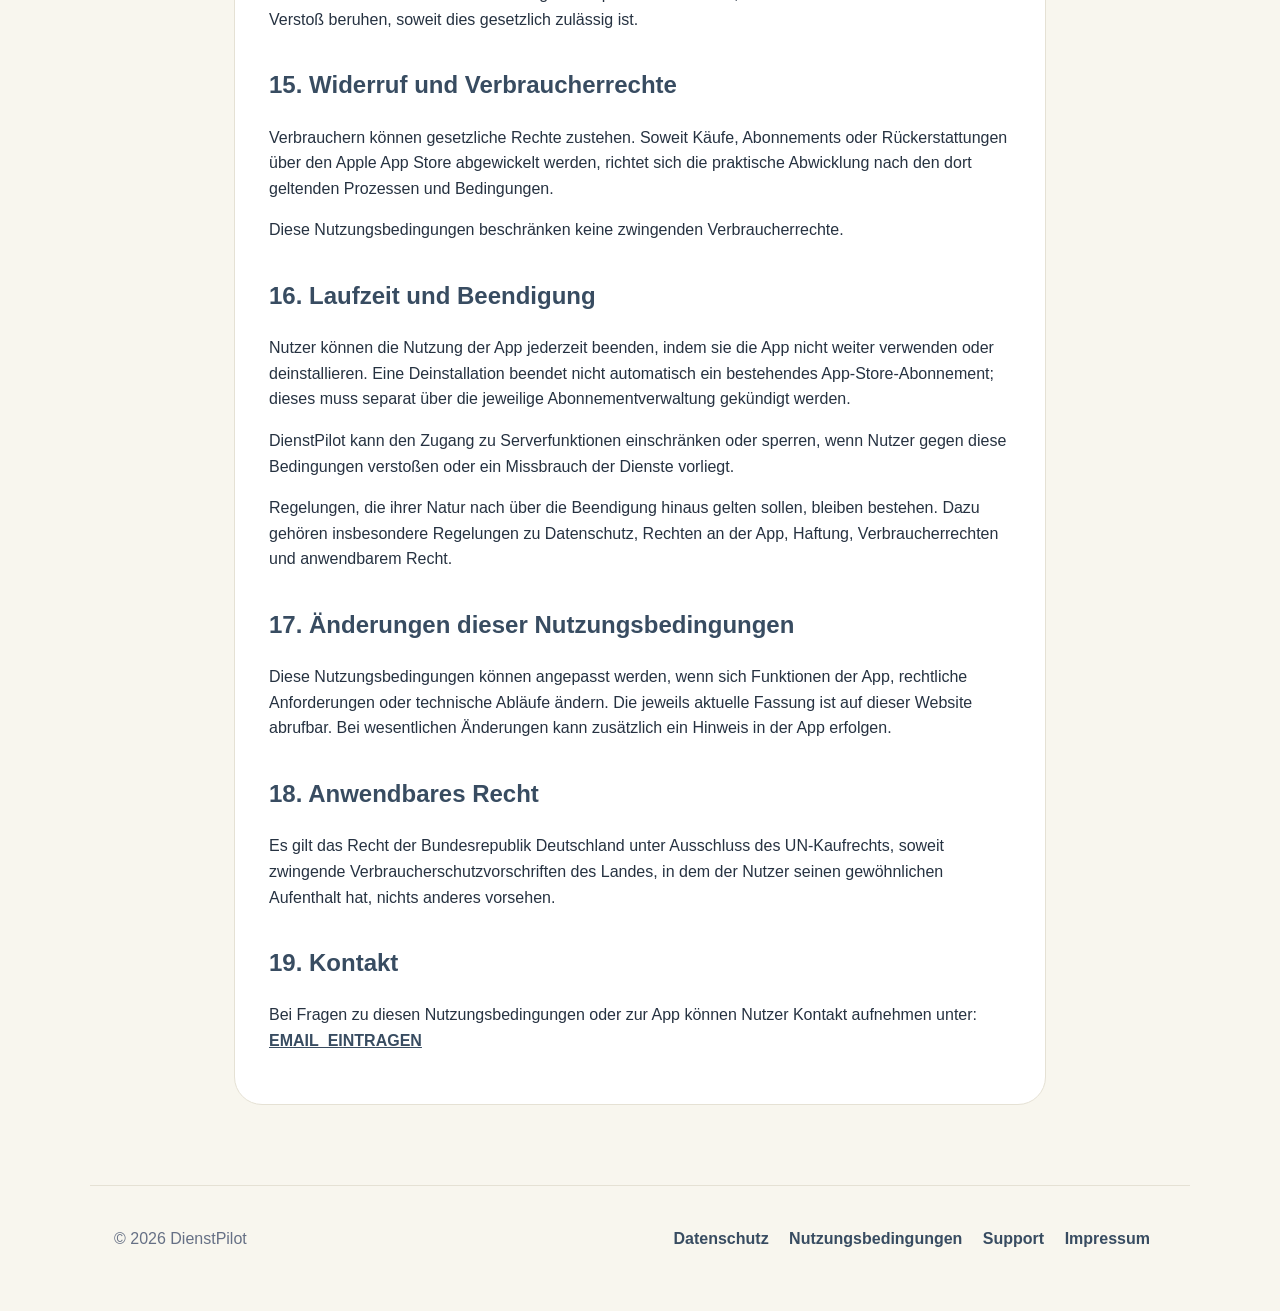
<file: terms.html>
<!doctype html>
<html lang="de">
<head>
  <meta charset="utf-8">
  <meta name="viewport" content="width=device-width, initial-scale=1">
  <title>Nutzungsbedingungen – DienstPilot</title>
  <link rel="stylesheet" href="style.css">
  <link rel="icon" href="assets/dienstplan_icon.svg" type="image/svg+xml">
</head>
<body>
  <header class="site-header">
    <a class="brand" href="index.html"><img src="assets/dienstplan_icon.svg" alt="DienstPilot Logo">DienstPilot</a>
    <nav>
      <a href="privacy.html">Datenschutz</a>
      <a href="terms.html">Nutzungsbedingungen</a>
      <a href="support.html">Support</a>
      <a href="imprint.html">Impressum</a>
    </nav>
  </header>

  <main class="legal-page">
    <div class="legal-box">
      <h1>Nutzungsbedingungen</h1>
      <p><strong>Stand:</strong> Juni 2026</p>

      <h2>1. Anbieter</h2>
      <p>Diese Nutzungsbedingungen gelten für die Nutzung der mobilen App DienstPilot und der damit verbundenen Dienste.</p>
      <p>Mit Installation, Zugriff oder Nutzung der App erklären Nutzer, dass sie diese Nutzungsbedingungen gelesen haben und akzeptieren. Wer mit diesen Bedingungen nicht einverstanden ist, darf die App nicht verwenden.</p>
      <p>
        Thorben Schröder<br>
        Schorbenhöft 59<br>
        23730 Neustadt i.H.<br>
        Deutschland<br>
        E-Mail: <a href="mailto:EMAIL_EINTRAGEN">EMAIL_EINTRAGEN</a>
      </p>

      <h2>2. Leistungsbeschreibung</h2>
      <p>DienstPilot unterstützt Nutzer dabei, Dienstpläne als Foto oder PDF hochzuladen, automatisiert analysieren zu lassen und erkannte Dienste auf Wunsch in einen ausgewählten Kalender zu übernehmen.</p>
      <p>Die App erstellt automatisierte Vorschläge. Erkannte Dienstcodes, Namen, Daten und Zeiten können unvollständig oder fehlerhaft sein. Nutzer müssen die erkannten Informationen prüfen, bevor sie diese speichern, verwenden oder in einen Kalender synchronisieren.</p>
      <p>Die App ist für die persönliche Verwaltung eigener Dienstpläne gedacht. Eine Nutzung im beruflichen Umfeld ist möglich, sofern der Nutzer hierzu berechtigt ist und alle anwendbaren internen Vorgaben, Arbeitsanweisungen und gesetzlichen Anforderungen einhält.</p>

      <h2>3. Nutzungsberechtigung</h2>
      <p>Die App richtet sich nicht gezielt an Kinder. Nutzer müssen mindestens 16 Jahre alt sein oder die App nur mit Zustimmung einer sorgeberechtigten Person verwenden, soweit eine solche Zustimmung gesetzlich erforderlich ist.</p>
      <p>Wer die App im Auftrag eines Unternehmens, Arbeitgebers oder einer anderen Organisation verwendet, muss zur Nutzung und zur Verarbeitung der hochgeladenen Dienstplandaten berechtigt sein.</p>

      <h2>4. Voraussetzungen und Nutzerpflichten</h2>
      <p>Nutzer sind dafür verantwortlich, die App rechtmäßig zu verwenden. Insbesondere verpflichten sie sich:</p>
      <ul>
        <li>nur Dienstpläne hochzuladen, zu deren Verarbeitung sie berechtigt sind,</li>
        <li>keine Inhalte hochzuladen, die Rechte Dritter verletzen oder rechtswidrig sind,</li>
        <li>erkannte Schichten und Kalendertermine vor der Nutzung sorgfältig zu überprüfen,</li>
        <li>keine automatisierten Zugriffe, Bots, Skripte oder ähnliche Mittel einzusetzen, die nicht ausdrücklich erlaubt sind,</li>
        <li>die App und das Backend nicht zu missbrauchen, zu überlasten, zu manipulieren oder Sicherheitsmechanismen zu umgehen.</li>
      </ul>
      <p>Für hochgeladene Inhalte und die Folgen der Nutzung erkannter Dienstinformationen bleibt der Nutzer verantwortlich.</p>

      <h2>5. Hochgeladene Inhalte und Nutzungsrechte</h2>
      <p>Nutzer behalten alle Rechte an den von ihnen hochgeladenen Dienstplänen, Bildern, PDFs und eingegebenen Informationen.</p>
      <p>Damit DienstPilot die App-Funktionen bereitstellen kann, räumen Nutzer DienstPilot das einfache, nicht ausschließliche Recht ein, die bereitgestellten Inhalte technisch zu übertragen, temporär zu speichern, zu verarbeiten und auszuwerten, soweit dies für Upload, KI-Analyse, Ergebnisanzeige, Fehlerbehebung und Kalenderfunktion erforderlich ist.</p>
      <p>DienstPilot nutzt hochgeladene Dienstpläne nicht für Werbung, verkauft diese Inhalte nicht und verwendet sie nicht dauerhaft zur Profilbildung. Näheres zur Verarbeitung und Löschung ergibt sich aus der <a href="privacy.html">Datenschutzerklärung</a>.</p>

      <h2>6. KI-Analyse und Ergebnisqualität</h2>
      <p>Die Analyse von Dienstplänen erfolgt automatisiert mithilfe künstlicher Intelligenz. Trotz sorgfältiger Entwicklung können Erkennungsfehler, Auslassungen, falsche Zuordnungen oder fehlerhafte Zeiten auftreten.</p>
      <p>DienstPilot schuldet keine vollständig fehlerfreie Erkennung und ersetzt keine eigene Prüfung des Dienstplans. Maßgeblich bleibt im Zweifel der ursprüngliche Dienstplan oder die Information des Arbeitgebers bzw. Dienstplanerstellers.</p>

      <h2>7. Kalenderfunktion</h2>
      <p>Die Kalenderfunktion wird nur genutzt, wenn der Nutzer sie aktiviert und einen Kalender auswählt. Die App kann dann erkannte Dienste in den ausgewählten Kalender eintragen, aktualisieren oder löschen.</p>
      <p>Nutzer sind dafür verantwortlich, den richtigen Kalender auszuwählen und nach der Synchronisierung zu prüfen, ob die Termine korrekt angelegt wurden. Kalenderanbieter wie Apple iCloud oder Google Kalender können eigene Bedingungen anwenden.</p>

      <h2>8. Kostenlose Nutzung, Testphase und Premium-Abonnement</h2>
      <p>Die App kann kostenlose Funktionen und eine begrenzte kostenlose Nutzung enthalten. Bestimmte Funktionen, insbesondere erweiterte Upload- oder Synchronisationsfunktionen, können ein Premium-Abonnement erfordern.</p>
      <p>Sofern im App Store eine kostenlose Testphase angeboten wird, gelten Dauer, Preis, Verlängerung und Leistungsumfang so, wie sie unmittelbar vor Abschluss des Abonnements in der App und im Apple App Store angezeigt werden.</p>
      <p>Premium-Abonnements werden über den Apple App Store abgeschlossen, abgerechnet und verwaltet. Das Abonnement verlängert sich automatisch, sofern es nicht rechtzeitig über die Apple-Abonnementverwaltung gekündigt wird. Eine Kündigung ist insbesondere über die iOS-Einstellungen unter Apple Account > Abonnements möglich.</p>
      <p>Nach Ablauf einer kostenlosen Testphase kann das Abonnement kostenpflichtig werden, wenn es nicht rechtzeitig gekündigt wird. Rückerstattungen und Zahlungsfragen zu App-Store-Käufen werden grundsätzlich über Apple abgewickelt; DienstPilot verarbeitet keine Kreditkarten- oder Zahlungsdaten und kann App-Store-Zahlungen nicht selbst direkt erstatten. Es gelten ergänzend die Bedingungen des Apple App Store und die beim Kauf angezeigten Informationen.</p>

      <h2>9. Verfügbarkeit, Updates und Änderungen der App</h2>
      <p>DienstPilot bemüht sich um einen stabilen Betrieb der App und des Backends. Eine jederzeit unterbrechungsfreie oder fehlerfreie Verfügbarkeit kann jedoch nicht garantiert werden.</p>
      <p>Funktionen können weiterentwickelt, geändert, vorübergehend eingeschränkt oder eingestellt werden, soweit dies aus technischen, rechtlichen oder betrieblichen Gründen erforderlich ist und berechtigte Interessen der Nutzer angemessen berücksichtigt werden. Für einzelne Funktionen kann es erforderlich sein, die App auf eine aktuelle Version zu aktualisieren.</p>

      <h2>10. Datenschutz</h2>
      <p>Informationen zur Verarbeitung personenbezogener Daten finden sich in der <a href="privacy.html">Datenschutzerklärung</a>.</p>

      <h2>11. Rechte an der App</h2>
      <p>Die App, ihre Gestaltung, Texte, Markenbestandteile und Softwarebestandteile sind rechtlich geschützt. Nutzer erhalten ein persönliches, nicht ausschließliches, nicht übertragbares Recht, die App im Rahmen dieser Nutzungsbedingungen und der Bedingungen des jeweiligen App Stores zu verwenden.</p>
      <p>Eine Vervielfältigung, Bearbeitung, Weitergabe, Dekompilierung oder sonstige Nutzung außerhalb der bestimmungsgemäßen App-Nutzung ist nur zulässig, soweit dies gesetzlich erlaubt ist oder ausdrücklich gestattet wurde.</p>
      <p>Feedback, Ideen oder Verbesserungsvorschläge dürfen von DienstPilot unentgeltlich zur Weiterentwicklung der App verwendet werden, soweit dadurch keine personenbezogenen Daten entgegen der Datenschutzerklärung verarbeitet werden.</p>

      <h2>12. Drittanbieter und App-Store-Bedingungen</h2>
      <p>Für den Download, In-App-Käufe, Abonnements, Zahlungsabwicklung, Rückerstattungen und die Verwaltung von Abonnements gelten zusätzlich die Bedingungen von Apple. Apple ist nicht Anbieter von DienstPilot, kann aber im Rahmen des App Stores eigene Rechte und Pflichten gegenüber Nutzern haben.</p>
      <p>DienstPilot nutzt oder verbindet sich je nach Funktion mit Diensten Dritter, insbesondere OpenAI für KI-Analyse, Railway für Backend-Hosting, Google/Firebase für technische Absicherung und gegebenenfalls Google-Kalender-Synchronisierung, RevenueCat für Abonnementverwaltung sowie Apple für App Store, In-App-Käufe und gegebenenfalls iCloud-Kalender-Synchronisierung.</p>
      <p>Soweit die App Dienste Dritter nutzt oder mit Kalenderdiensten Dritter verbunden wird, können zusätzlich die Bedingungen und Datenschutzinformationen dieser Anbieter gelten. DienstPilot ist nicht verantwortlich für Verfügbarkeit, Inhalte, Sicherheit oder Datenverarbeitung solcher Drittanbieter außerhalb des eigenen Verantwortungsbereichs.</p>

      <h2>13. Haftung</h2>
      <p>DienstPilot haftet unbeschränkt für Schäden aus der Verletzung von Leben, Körper oder Gesundheit sowie für Schäden, die auf Vorsatz oder grober Fahrlässigkeit beruhen.</p>
      <p>Bei leicht fahrlässiger Verletzung wesentlicher Vertragspflichten haftet DienstPilot nur für den vertragstypischen, vorhersehbaren Schaden. Wesentliche Vertragspflichten sind Pflichten, deren Erfüllung die ordnungsgemäße Nutzung der App überhaupt erst ermöglicht und auf deren Einhaltung Nutzer regelmäßig vertrauen dürfen.</p>
      <p>Im Übrigen ist die Haftung ausgeschlossen, soweit gesetzlich zulässig. Die Haftung nach zwingenden gesetzlichen Vorschriften bleibt unberührt.</p>
      <p>DienstPilot übernimmt insbesondere keine Verantwortung dafür, dass erkannte Dienstinformationen ohne Prüfung zutreffend sind oder dass daraus übernommene Kalendertermine für die persönliche Arbeitsplanung ausreichen.</p>

      <h2>14. Verantwortlichkeit des Nutzers und Freistellung</h2>
      <p>Wenn Nutzer schuldhaft gegen diese Nutzungsbedingungen, geltendes Recht oder Rechte Dritter verstoßen, sind sie im gesetzlichen Rahmen dafür verantwortlich. Dies betrifft insbesondere unberechtigte Uploads fremder Dienstpläne oder eine missbräuchliche Nutzung der App.</p>
      <p>Nutzer stellen DienstPilot von berechtigten Ansprüchen Dritter frei, die auf einem solchen schuldhaften Verstoß beruhen, soweit dies gesetzlich zulässig ist.</p>

      <h2>15. Widerruf und Verbraucherrechte</h2>
      <p>Verbrauchern können gesetzliche Rechte zustehen. Soweit Käufe, Abonnements oder Rückerstattungen über den Apple App Store abgewickelt werden, richtet sich die praktische Abwicklung nach den dort geltenden Prozessen und Bedingungen.</p>
      <p>Diese Nutzungsbedingungen beschränken keine zwingenden Verbraucherrechte.</p>

      <h2>16. Laufzeit und Beendigung</h2>
      <p>Nutzer können die Nutzung der App jederzeit beenden, indem sie die App nicht weiter verwenden oder deinstallieren. Eine Deinstallation beendet nicht automatisch ein bestehendes App-Store-Abonnement; dieses muss separat über die jeweilige Abonnementverwaltung gekündigt werden.</p>
      <p>DienstPilot kann den Zugang zu Serverfunktionen einschränken oder sperren, wenn Nutzer gegen diese Bedingungen verstoßen oder ein Missbrauch der Dienste vorliegt.</p>
      <p>Regelungen, die ihrer Natur nach über die Beendigung hinaus gelten sollen, bleiben bestehen. Dazu gehören insbesondere Regelungen zu Datenschutz, Rechten an der App, Haftung, Verbraucherrechten und anwendbarem Recht.</p>

      <h2>17. Änderungen dieser Nutzungsbedingungen</h2>
      <p>Diese Nutzungsbedingungen können angepasst werden, wenn sich Funktionen der App, rechtliche Anforderungen oder technische Abläufe ändern. Die jeweils aktuelle Fassung ist auf dieser Website abrufbar. Bei wesentlichen Änderungen kann zusätzlich ein Hinweis in der App erfolgen.</p>

      <h2>18. Anwendbares Recht</h2>
      <p>Es gilt das Recht der Bundesrepublik Deutschland unter Ausschluss des UN-Kaufrechts, soweit zwingende Verbraucherschutzvorschriften des Landes, in dem der Nutzer seinen gewöhnlichen Aufenthalt hat, nichts anderes vorsehen.</p>

      <h2>19. Kontakt</h2>
      <p>Bei Fragen zu diesen Nutzungsbedingungen oder zur App können Nutzer Kontakt aufnehmen unter: <a href="mailto:EMAIL_EINTRAGEN">EMAIL_EINTRAGEN</a></p>
    </div>
  </main>

  <footer class="footer">
    <div>© 2026 DienstPilot</div>
    <div>
      <a href="privacy.html">Datenschutz</a>
      <a href="terms.html">Nutzungsbedingungen</a>
      <a href="support.html">Support</a>
      <a href="imprint.html">Impressum</a>
    </div>
  </footer>
</body>
</html>
</file>
<file: style.css>
:root {
  --blue: rgb(56, 76, 97);
  --blue-light: #4a5d7a;
  --cream: #f8f6ee;
  --cream-dark: #ece8d8;
  --text: #263241;
  --muted: #667085;
  --border: #e5e1d4;
  --white: #ffffff;
}

* { box-sizing: border-box; }

body {
  margin: 0;
  font-family: -apple-system, BlinkMacSystemFont, "Segoe UI", Roboto, Helvetica, Arial, sans-serif;
  color: var(--text);
  background: var(--cream);
  line-height: 1.6;
}

.site-header {
  max-width: 1100px;
  margin: 0 auto;
  padding: 28px 24px;
  display: flex;
  justify-content: space-between;
  align-items: center;
}

.brand {
  display: flex;
  gap: 12px;
  align-items: center;
  font-weight: 800;
  color: var(--blue);
  text-decoration: none;
  font-size: 20px;
}

.brand img { width: 38px; height: 38px; border-radius: 10px; }

nav a {
  color: var(--blue);
  text-decoration: none;
  margin-left: 20px;
  font-weight: 600;
}

.hero {
  max-width: 1100px;
  margin: 32px auto 80px;
  padding: 0 24px;
  display: grid;
  grid-template-columns: 1.2fr 0.8fr;
  gap: 48px;
  align-items: center;
}

.badge {
  display: inline-block;
  padding: 8px 14px;
  border-radius: 999px;
  background: var(--cream-dark);
  color: var(--blue);
  font-weight: 700;
  font-size: 14px;
}

h1 {
  font-size: clamp(44px, 8vw, 82px);
  line-height: 0.95;
  letter-spacing: -0.06em;
  margin: 22px 0;
  color: var(--blue);
}

.lead {
  font-size: 21px;
  color: var(--muted);
  max-width: 650px;
}

.cta-row {
  margin-top: 34px;
  display: flex;
  gap: 14px;
  flex-wrap: wrap;
}

.button {
  display: inline-block;
  padding: 14px 20px;
  border-radius: 16px;
  text-decoration: none;
  font-weight: 800;
}

.button.primary { background: var(--blue); color: white; }
.button.secondary { background: var(--white); color: var(--blue); border: 1px solid var(--border); }

.hero-card {
  background: var(--blue);
  border-radius: 42px;
  padding: 42px;
  min-height: 430px;
  display: flex;
  align-items: center;
  justify-content: center;
  box-shadow: 0 30px 80px rgba(56, 76, 97, 0.25);
}

.hero-card img { width: min(280px, 70vw); height: auto; }

.section {
  max-width: 1100px;
  margin: 0 auto 72px;
  padding: 0 24px;
}

.grid {
  display: grid;
  grid-template-columns: repeat(3, 1fr);
  gap: 20px;
}

.card {
  background: var(--white);
  border: 1px solid var(--border);
  border-radius: 28px;
  padding: 28px;
}

.card h3 { margin-top: 0; color: var(--blue); font-size: 22px; }
.card p { color: var(--muted); margin-bottom: 0; }

.legal-page {
  max-width: 860px;
  margin: 32px auto 80px;
  padding: 0 24px;
}

.legal-box {
  background: var(--white);
  border: 1px solid var(--border);
  border-radius: 28px;
  padding: 34px;
}

.legal-box h1 {
  font-size: clamp(34px, 5vw, 52px);
  letter-spacing: -0.04em;
}

.legal-box h2 {
  color: var(--blue);
  margin-top: 34px;
}

.legal-box a { color: var(--blue); font-weight: 700; }

.footer {
  max-width: 1100px;
  margin: 0 auto;
  padding: 40px 24px 60px;
  display: flex;
  justify-content: space-between;
  gap: 20px;
  border-top: 1px solid var(--border);
  color: var(--muted);
  flex-wrap: wrap;
}

.footer a { color: var(--blue); text-decoration: none; font-weight: 700; margin-right: 16px; }

@media (max-width: 800px) {
  .site-header { align-items: flex-start; gap: 18px; flex-direction: column; }
  nav a { margin-left: 0; margin-right: 16px; display: inline-block; margin-bottom: 8px; }
  .hero { grid-template-columns: 1fr; margin-top: 10px; }
  .grid { grid-template-columns: 1fr; }
  .hero-card { min-height: 280px; border-radius: 32px; }
}
</file>
